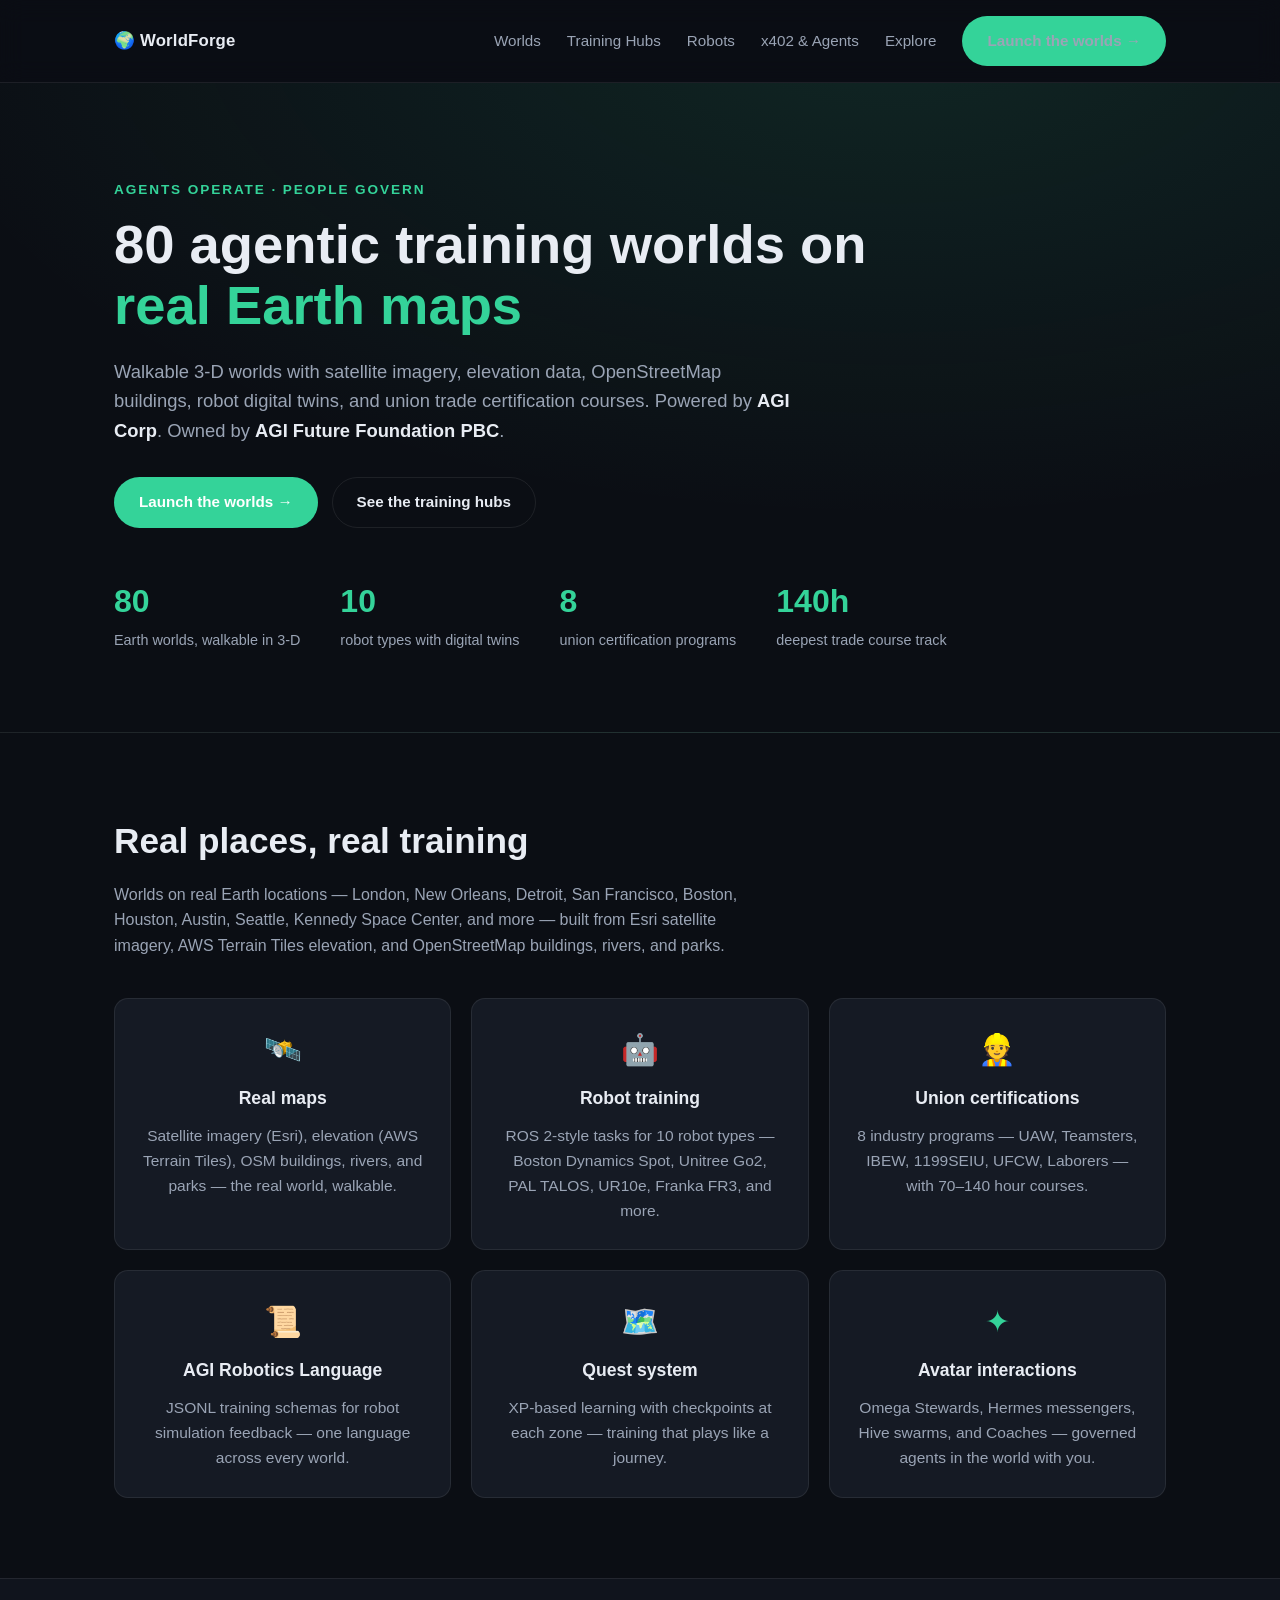
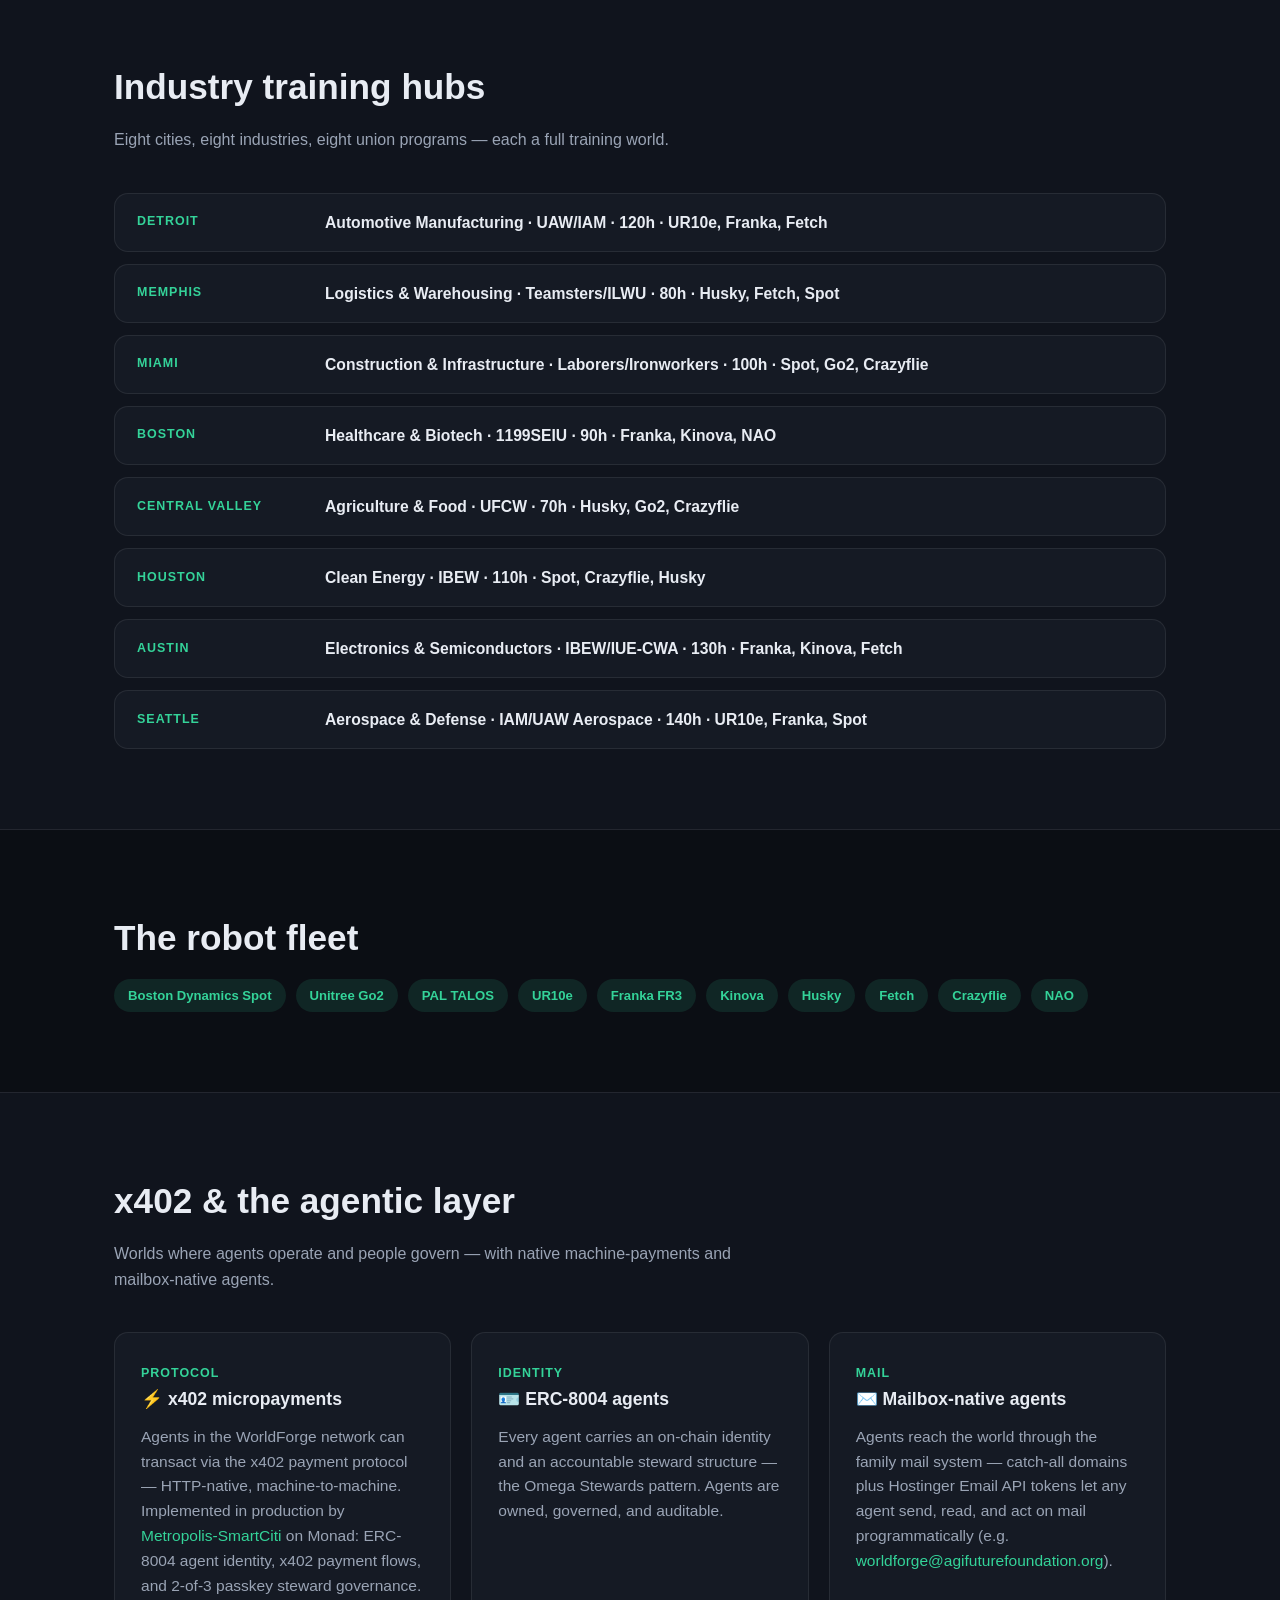
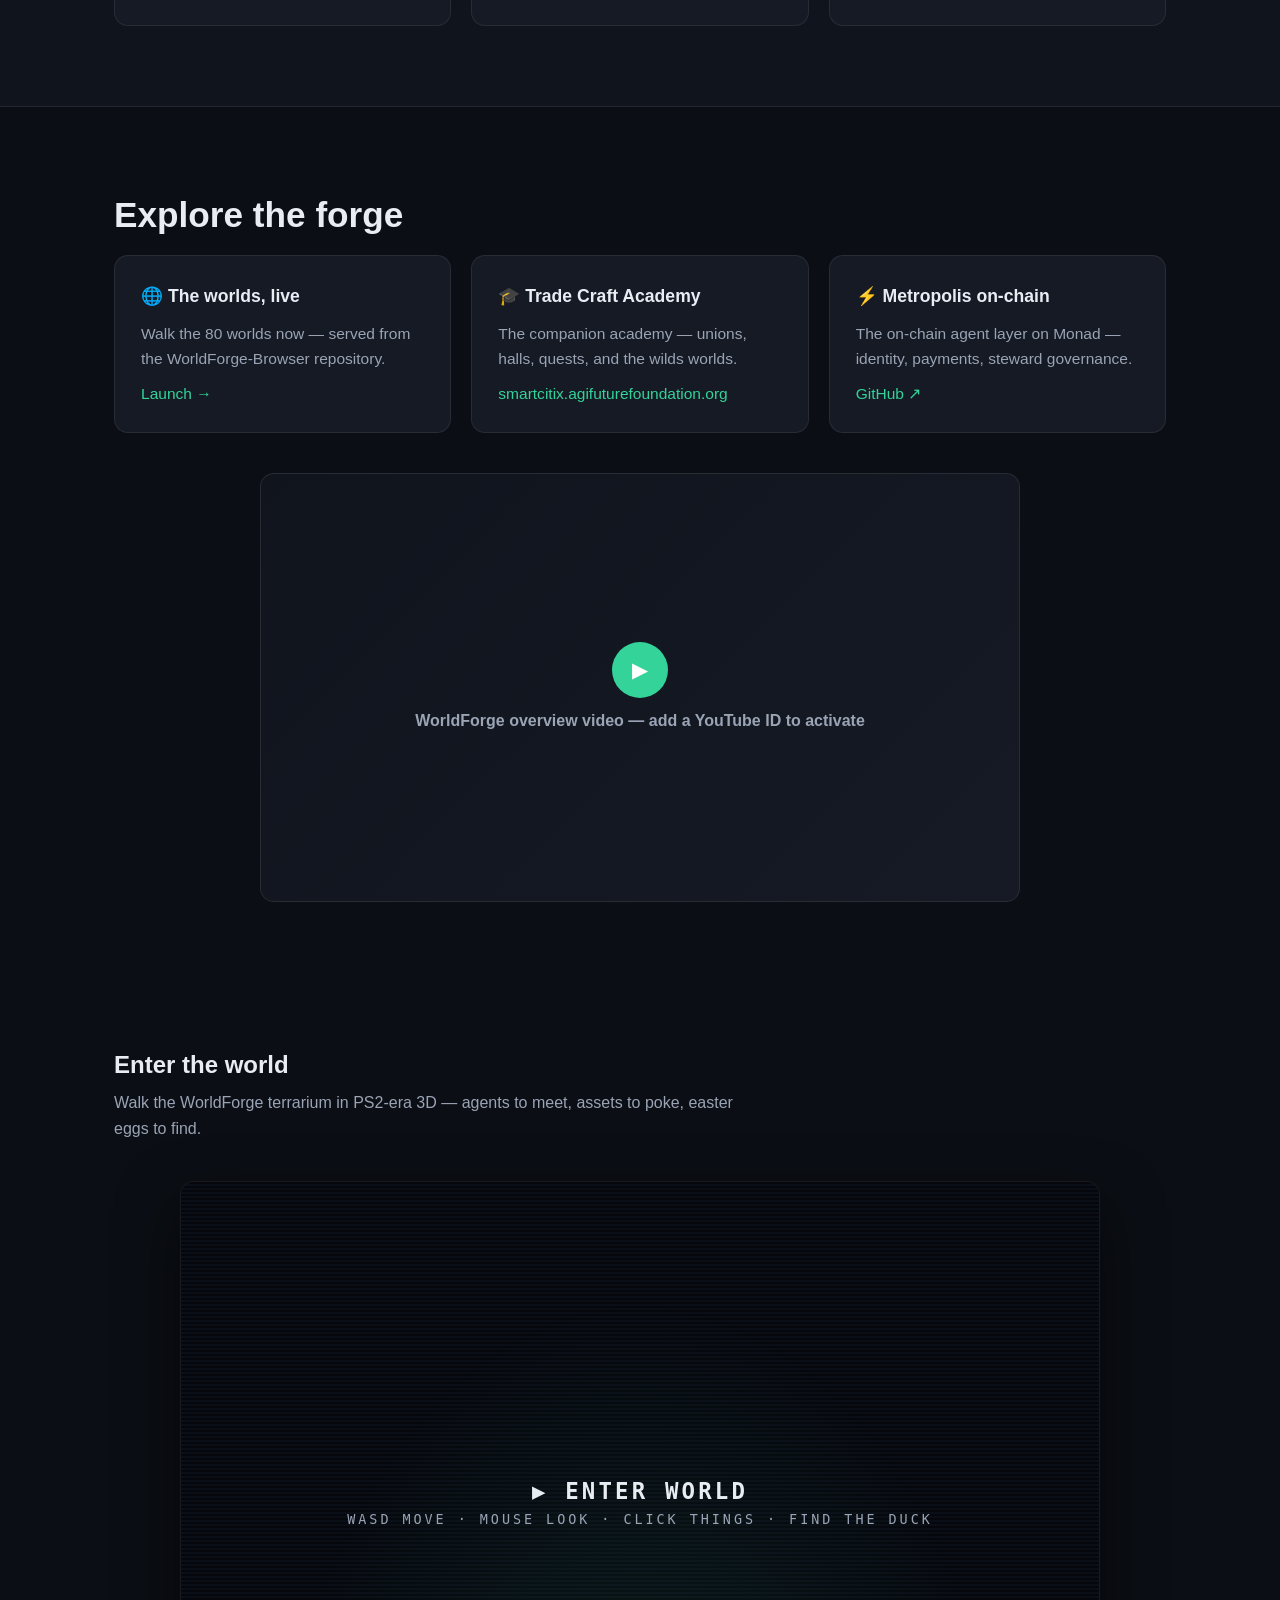
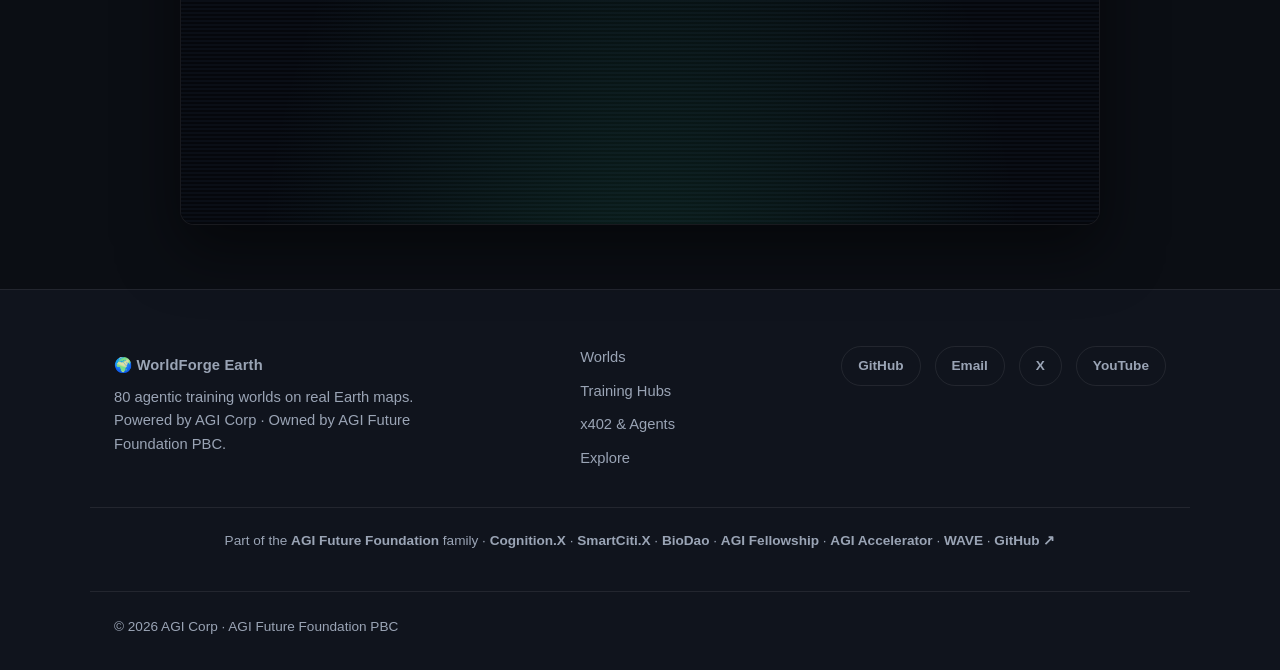
<file: index.html>
<!DOCTYPE html>
<html lang="en">
<head>
  <meta charset="UTF-8" />
  <meta name="viewport" content="width=device-width, initial-scale=1.0" />
  <title>WorldForge Earth — 80 Agentic Training Worlds</title>
  <meta name="description" content="80 agentic training worlds on real Earth maps. Walkable 3-D worlds with satellite imagery, elevation data, OSM buildings, robot digital twins, and union trade certification courses. Powered by AGI Corp." />
  <meta property="og:title" content="WorldForge Earth — 80 Agentic Training Worlds" />
  <meta property="og:description" content="80 agentic training worlds on real Earth maps. Walkable 3-D worlds with satellite imagery, elevation data, OSM buildings, robot digital twins, and union trade certification courses. Powered by AGI Corp." />
  <meta property="og:type" content="website" />
  <meta property="og:url" content="https://worldforge.agifuturefoundation.org" />
  <meta name="twitter:card" content="summary_large_image" />
  <meta name="twitter:title" content="WorldForge Earth — 80 Agentic Training Worlds" />
  <meta name="theme-color" content="#0b0e14" />
  <link rel="icon" href="data:image/svg+xml,%3Csvg xmlns='http://www.w3.org/2000/svg' viewBox='0 0 32 32'%3E%3Ccircle cx='16' cy='16' r='14' fill='%2334d399'/%3E%3C/svg%3E" />
  <link rel="stylesheet" href="styles.css" />
  <link rel="stylesheet" href="world/world.css" />
</head>
<body>
  <header class="site-header">
    <nav class="nav container">
      <a class="brand" href="#top">🌍 WorldForge</a>
      <button class="nav-toggle" aria-label="Toggle menu" aria-expanded="false"><span></span><span></span><span></span></button>
      <ul class="nav-links" id="navLinks">
        <li><a href="#worlds">Worlds</a></li>
        <li><a href="#hubs">Training Hubs</a></li>
        <li><a href="#robots">Robots</a></li>
        <li><a href="#protocol">x402 &amp; Agents</a></li>
        <li><a href="#explore">Explore</a></li>
        <li><a href="https://agifuturefoundation.github.io/WorldForge-Browser/earth/" target="_blank" rel="noopener" class="btn btn-primary">Launch the worlds →</a></li>
      </ul>
    </nav>
  </header>

  <main id="top">
    <!-- HERO -->
    <section class="hero">
      <div class="container hero-inner">
        <p class="eyebrow">Agents operate · People govern</p>
        <h1>80 agentic training worlds on <span class="accent">real Earth maps</span></h1>
        <p class="lead">Walkable 3-D worlds with satellite imagery, elevation data, OpenStreetMap buildings, robot digital twins, and union trade certification courses. Powered by <strong>AGI Corp</strong>. Owned by <strong>AGI Future Foundation PBC</strong>.</p>
        <div class="hero-actions">
          <a href="https://agifuturefoundation.github.io/WorldForge-Browser/earth/" target="_blank" rel="noopener" class="btn btn-primary">Launch the worlds →</a>
          <a href="#hubs" class="btn btn-ghost">See the training hubs</a>
        </div>
        <div class="stats-grid">
          <div class="stat"><span class="stat-number">80</span><span class="stat-label">Earth worlds, walkable in 3-D</span></div>
          <div class="stat"><span class="stat-number">10</span><span class="stat-label">robot types with digital twins</span></div>
          <div class="stat"><span class="stat-number">8</span><span class="stat-label">union certification programs</span></div>
          <div class="stat"><span class="stat-number">140h</span><span class="stat-label">deepest trade course track</span></div>
        </div>
      </div>
    </section>

    <!-- WORLDS / FEATURES -->
    <section id="worlds" class="section">
      <div class="container">
        <h2 class="section-title">Real places, real training</h2>
        <p class="section-sub">Worlds on real Earth locations — London, New Orleans, Detroit, San Francisco, Boston, Houston, Austin, Seattle, Kennedy Space Center, and more — built from Esri satellite imagery, AWS Terrain Tiles elevation, and OpenStreetMap buildings, rivers, and parks.</p>
        <div class="grid-3">
          <article class="card mechanism"><div class="mech-icon">🛰️</div><h3>Real maps</h3><p>Satellite imagery (Esri), elevation (AWS Terrain Tiles), OSM buildings, rivers, and parks — the real world, walkable.</p></article>
          <article class="card mechanism"><div class="mech-icon">🤖</div><h3>Robot training</h3><p>ROS 2-style tasks for 10 robot types — Boston Dynamics Spot, Unitree Go2, PAL TALOS, UR10e, Franka FR3, and more.</p></article>
          <article class="card mechanism"><div class="mech-icon">👷</div><h3>Union certifications</h3><p>8 industry programs — UAW, Teamsters, IBEW, 1199SEIU, UFCW, Laborers — with 70–140 hour courses.</p></article>
          <article class="card mechanism"><div class="mech-icon">📜</div><h3>AGI Robotics Language</h3><p>JSONL training schemas for robot simulation feedback — one language across every world.</p></article>
          <article class="card mechanism"><div class="mech-icon">🗺️</div><h3>Quest system</h3><p>XP-based learning with checkpoints at each zone — training that plays like a journey.</p></article>
          <article class="card mechanism"><div class="mech-icon">✦</div><h3>Avatar interactions</h3><p>Omega Stewards, Hermes messengers, Hive swarms, and Coaches — governed agents in the world with you.</p></article>
        </div>
      </div>
    </section>
    <!-- TRAINING HUBS -->
    <section id="hubs" class="section section-alt">
      <div class="container">
        <h2 class="section-title">Industry training hubs</h2>
        <p class="section-sub">Eight cities, eight industries, eight union programs — each a full training world.</p>
        <div class="article-list">
          <div class="article-row"><span class="article-cat">Detroit</span><span class="article-title">Automotive Manufacturing · UAW/IAM · 120h · UR10e, Franka, Fetch</span></div>
          <div class="article-row"><span class="article-cat">Memphis</span><span class="article-title">Logistics &amp; Warehousing · Teamsters/ILWU · 80h · Husky, Fetch, Spot</span></div>
          <div class="article-row"><span class="article-cat">Miami</span><span class="article-title">Construction &amp; Infrastructure · Laborers/Ironworkers · 100h · Spot, Go2, Crazyflie</span></div>
          <div class="article-row"><span class="article-cat">Boston</span><span class="article-title">Healthcare &amp; Biotech · 1199SEIU · 90h · Franka, Kinova, NAO</span></div>
          <div class="article-row"><span class="article-cat">Central Valley</span><span class="article-title">Agriculture &amp; Food · UFCW · 70h · Husky, Go2, Crazyflie</span></div>
          <div class="article-row"><span class="article-cat">Houston</span><span class="article-title">Clean Energy · IBEW · 110h · Spot, Crazyflie, Husky</span></div>
          <div class="article-row"><span class="article-cat">Austin</span><span class="article-title">Electronics &amp; Semiconductors · IBEW/IUE-CWA · 130h · Franka, Kinova, Fetch</span></div>
          <div class="article-row"><span class="article-cat">Seattle</span><span class="article-title">Aerospace &amp; Defense · IAM/UAW Aerospace · 140h · UR10e, Franka, Spot</span></div>
        </div>
      </div>
    </section>

    <!-- ROBOTS -->
    <section id="robots" class="section">
      <div class="container">
        <h2 class="section-title">The robot fleet</h2>
        <div class="chips" style="justify-content:flex-start">
          <span class="chip">Boston Dynamics Spot</span><span class="chip">Unitree Go2</span><span class="chip">PAL TALOS</span>
          <span class="chip">UR10e</span><span class="chip">Franka FR3</span><span class="chip">Kinova</span>
          <span class="chip">Husky</span><span class="chip">Fetch</span><span class="chip">Crazyflie</span><span class="chip">NAO</span>
        </div>
      </div>
    </section>

    <!-- x402 & AGENTS -->
    <section id="protocol" class="section section-alt">
      <div class="container">
        <h2 class="section-title">x402 &amp; the agentic layer</h2>
        <p class="section-sub">Worlds where agents operate and people govern — with native machine-payments and mailbox-native agents.</p>
        <div class="grid-3">
          <article class="card"><span class="article-cat">Protocol</span><h3>⚡ x402 micropayments</h3><p>Agents in the WorldForge network can transact via the x402 payment protocol — HTTP-native, machine-to-machine. Implemented in production by <a href="https://github.com/AGIFutureFoundation/Metropolis-SmartCiti" target="_blank" rel="noopener">Metropolis-SmartCiti</a> on Monad: ERC-8004 agent identity, x402 payment flows, and 2-of-3 passkey steward governance.</p></article>
          <article class="card"><span class="article-cat">Identity</span><h3>🪪 ERC-8004 agents</h3><p>Every agent carries an on-chain identity and an accountable steward structure — the Omega Stewards pattern. Agents are owned, governed, and auditable.</p></article>
          <article class="card"><span class="article-cat">Mail</span><h3>✉️ Mailbox-native agents</h3><p>Agents reach the world through the family mail system — catch-all domains plus Hostinger Email API tokens let any agent send, read, and act on mail programmatically (e.g. <a href="mailto:worldforge@agifuturefoundation.org">worldforge@agifuturefoundation.org</a>).</p></article>
        </div>
      </div>
    </section>
    <!-- EXPLORE -->
    <section id="explore" class="section">
      <div class="container">
        <h2 class="section-title">Explore the forge</h2>
        <div class="grid-3">
          <article class="card"><h3>🌐 The worlds, live</h3><p>Walk the 80 worlds now — served from the WorldForge-Browser repository.</p><p style="margin-top:10px"><a href="https://agifuturefoundation.github.io/WorldForge-Browser/earth/" target="_blank" rel="noopener">Launch →</a></p></article>
          <article class="card"><h3>🎓 Trade Craft Academy</h3><p>The companion academy — unions, halls, quests, and the wilds worlds.</p><p style="margin-top:10px"><a href="https://smartcitix.agifuturefoundation.org">smartcitix.agifuturefoundation.org</a></p></article>
          <article class="card"><h3>⚡ Metropolis on-chain</h3><p>The on-chain agent layer on Monad — identity, payments, steward governance.</p><p style="margin-top:10px"><a href="https://github.com/AGIFutureFoundation/Metropolis-SmartCiti" target="_blank" rel="noopener">GitHub ↗</a></p></article>
        </div>
        <div class="embed-card" data-youtube-id="" style="max-width:760px;margin:40px auto 0">
          <div class="embed-facade"><span class="embed-play">▶</span><p>WorldForge overview video — add a YouTube ID to activate</p></div>
        </div>
      </div>
    </section>
  
<section class="section" id="world-section">
  <div class="container">
    <h2>Enter the world</h2>
    <p class="section-sub">Walk the WorldForge terrarium in PS2-era 3D — agents to meet, assets to poke, easter eggs to find.</p>
    <div id="agif-world-wrap">
      <button id="agif-world-enter">▶ ENTER WORLD<small>WASD MOVE · MOUSE LOOK · CLICK THINGS · FIND THE DUCK</small></button>
      <canvas id="agif-world-canvas" hidden></canvas>
      <div id="agif-world-hud" hidden></div>
    </div>
  </div>
</section>
<script src="world/scene.js"></script>
<script>
(function () {
  var b = document.getElementById("agif-world-enter");
  if (!b) return;
  b.addEventListener("click", function () {
    b.remove();
    document.getElementById("agif-world-canvas").hidden = false;
    document.getElementById("agif-world-hud").hidden = false;
    var s = document.createElement("script");
    s.type = "module"; s.src = "world/engine.js";
    document.head.appendChild(s);
    setTimeout(function () {
      if (!window.AGIF_WORLD_OK) {
        document.getElementById("agif-world-hud").innerHTML =
          '<div style="position:absolute;inset:0;display:flex;align-items:center;justify-content:center;color:#9aa4b5;font:600 12px/1.8 monospace;letter-spacing:.14em;text-align:center;padding:20px;text-transform:uppercase">The world needs WebGL + CDN access<br/>The venture continues in 2D above</div>';
      }
    }, 5000);
  });
})();
</script>

</main>

  <footer class="site-footer">
    <div class="container footer-inner">
      <div class="footer-brand">
        <p class="brand">🌍 WorldForge Earth</p>
        <p>80 agentic training worlds on real Earth maps. Powered by AGI Corp · Owned by AGI Future Foundation PBC.</p>
      </div>
      <nav class="footer-nav">
        <a href="#worlds">Worlds</a><a href="#hubs">Training Hubs</a><a href="#protocol">x402 &amp; Agents</a><a href="#explore">Explore</a>
      </nav>
      <div class="social-links">
        <a href="https://github.com/AGIFutureFoundation/WorldForge-Browser" aria-label="GitHub" rel="noopener" target="_blank">GitHub</a>
        <a href="mailto:worldforge@agifuturefoundation.org">Email</a>
        <a href="#" aria-label="X (Twitter)" rel="noopener" target="_blank">X</a>
        <a href="#" aria-label="YouTube" rel="noopener" target="_blank">YouTube</a>
      </div>
    </div>
    <div class="container family-bar">
      <p>Part of the <a href="https://agifuturefoundation.org">AGI Future Foundation</a> family · <a href="https://cognitionx.agifuturefoundation.org">Cognition.X</a> · <a href="https://smartcitix.agifuturefoundation.org">SmartCiti.X</a> · <a href="https://biodao.agifuturefoundation.org">BioDao</a> · <a href="https://agifellowship.church">AGI Fellowship</a> · <a href="https://agi.lease">AGI Accelerator</a> · <a href="https://bioacoustics.cloud">WAVE</a> · <a href="https://github.com/AGIFutureFoundation">GitHub ↗</a></p>
    </div>
    <div class="container footer-bottom"><p>© 2026 AGI Corp · AGI Future Foundation PBC</p></div>
  </footer>
  <script src="script.js"></script>
</body>
</html>
</file>
<file: styles.css>
/* ============ AGI Future Foundation — shared site styles ============ */
:root {
  --accent: #34d399;
  --accent-soft: rgba(52, 211, 153, 0.12);
  --bg: #0b0e14;
  --bg-alt: #10141d;
  --panel: #151a24;
  --border: rgba(255, 255, 255, 0.08);
  --text: #e8ecf3;
  --text-muted: #9aa4b5;
  --danger: #ff6b6b;
  --success: #2ecc8f;
  --radius: 14px;
  --maxw: 1100px;
}
* { margin: 0; padding: 0; box-sizing: border-box; }
html { scroll-behavior: smooth; }
body {
  font-family: "Inter", -apple-system, BlinkMacSystemFont, "Segoe UI", Roboto, sans-serif;
  background: var(--bg); color: var(--text); line-height: 1.6;
  -webkit-font-smoothing: antialiased;
}
.container { max-width: var(--maxw); margin: 0 auto; padding: 0 24px; }
a { color: var(--accent); text-decoration: none; }
.accent { color: var(--accent); }

/* ---- Header / Nav ---- */
.site-header {
  position: sticky; top: 0; z-index: 50;
  background: rgba(11, 14, 20, 0.85); backdrop-filter: blur(12px);
  border-bottom: 1px solid var(--border);
}
.nav { display: flex; align-items: center; justify-content: space-between; padding: 16px 24px; }
.brand { font-weight: 700; color: var(--text); font-size: 1.05rem; letter-spacing: 0.01em; }
.nav-links { display: flex; align-items: center; gap: 26px; list-style: none; }
.nav-links a { color: var(--text-muted); font-size: 0.95rem; transition: color 0.2s; }
.nav-links a:hover { color: var(--text); }
.nav-toggle { display: none; background: none; border: 0; cursor: pointer; }
.nav-toggle span { display: block; width: 22px; height: 2px; background: var(--text); margin: 5px 0; }

/* ---- Buttons ---- */
.btn {
  display: inline-block; padding: 12px 24px; border-radius: 999px;
  font-weight: 600; font-size: 0.95rem; border: 1px solid transparent;
  cursor: pointer; transition: transform 0.15s, background 0.2s, border-color 0.2s;
}
.btn:hover { transform: translateY(-2px); }
.btn-primary { background: var(--accent); color: #fff; }
.btn-primary:hover { background: var(--accent); filter: brightness(1.1); }
.btn-ghost { border-color: var(--border); color: var(--text); }
.btn-ghost:hover { border-color: var(--accent); color: var(--accent); }

/* ---- Hero ---- */
.hero {
  padding: 96px 0 80px;
  background:
    radial-gradient(1000px 500px at 70% -10%, var(--accent-soft), transparent),
    var(--bg);
  border-bottom: 1px solid var(--border);
}
.eyebrow { color: var(--accent); font-size: 0.85rem; font-weight: 600; text-transform: uppercase; letter-spacing: 0.14em; margin-bottom: 14px; }
.hero h1 { font-size: clamp(2.2rem, 5vw, 3.4rem); line-height: 1.12; margin-bottom: 20px; max-width: 760px; }
.lead { color: var(--text-muted); font-size: 1.15rem; max-width: 680px; margin-bottom: 32px; }
.lead strong { color: var(--text); }
.hero-actions { display: flex; gap: 14px; flex-wrap: wrap; margin-bottom: 48px; }
.stats-grid { display: flex; gap: 40px; flex-wrap: wrap; }
.stat { min-width: 140px; }
.stat-number { display: block; font-size: 2rem; font-weight: 800; color: var(--accent); }
.stat-label { color: var(--text-muted); font-size: 0.9rem; }

/* ---- Sections ---- */
.section { padding: 80px 0; }
.section-alt { background: var(--bg-alt); border-block: 1px solid var(--border); }
.section-title { font-size: clamp(1.6rem, 3.4vw, 2.2rem); margin-bottom: 12px; }
.section-sub { color: var(--text-muted); max-width: 640px; margin-bottom: 40px; }

/* ---- Cards & grids ---- */
.grid-3 { display: grid; grid-template-columns: repeat(3, 1fr); gap: 20px; }
.split { display: grid; grid-template-columns: 1fr 1fr; gap: 20px; }
.card {
  background: var(--panel); border: 1px solid var(--border);
  border-radius: var(--radius); padding: 26px;
}
.card h3 { margin-bottom: 12px; font-size: 1.1rem; }
.card p, .card li { color: var(--text-muted); font-size: 0.97rem; }
.card ul { padding-left: 18px; display: grid; gap: 8px; }
.card-danger { border-color: rgba(255, 107, 107, 0.35); }
.card-danger h3 { color: var(--danger); }
.card-success { border-color: rgba(46, 204, 143, 0.35); }
.card-success h3 { color: var(--success); }
.mechanism { text-align: center; }
.mech-icon { font-size: 1.9rem; color: var(--accent); margin-bottom: 10px; }
.card h4 { margin-bottom: 6px; color: var(--accent); }

/* ---- Tiers ---- */
.tiers { display: flex; flex-direction: column; align-items: center; gap: 10px; margin-bottom: 48px; }
.tier {
  width: min(560px, 100%); text-align: center;
  background: var(--panel); border: 1px solid var(--border);
  border-radius: var(--radius); padding: 22px 26px;
}
.tier-tag { color: var(--accent); font-size: 0.78rem; font-weight: 700; text-transform: uppercase; letter-spacing: 0.12em; }
.tier h3 { font-size: 1.15rem; margin: 6px 0; }
.tier p { color: var(--text-muted); font-size: 0.93rem; }
.tier-arrow { color: var(--accent); font-size: 1.3rem; }
.share-structure { margin-top: 8px; }
.share-structure h3 { margin-bottom: 16px; }

/* ---- Chips ---- */
.chips { display: flex; gap: 10px; flex-wrap: wrap; justify-content: center; margin-top: 10px; }
.chip {
  background: var(--accent-soft); color: var(--accent);
  padding: 6px 14px; border-radius: 999px; font-size: 0.82rem; font-weight: 600;
}
.invest-badges { display: flex; gap: 10px; flex-wrap: wrap; margin-bottom: 32px; }
/* ---- Articles ---- */
.article-list { display: grid; gap: 12px; }
.article-row {
  display: grid; grid-template-columns: 170px 1fr auto; align-items: center; gap: 18px;
  background: var(--panel); border: 1px solid var(--border);
  border-radius: var(--radius); padding: 16px 22px;
  color: var(--text); transition: border-color 0.2s, transform 0.15s;
}
.article-row:hover { border-color: var(--accent); transform: translateX(4px); }
.article-cat { color: var(--accent); font-size: 0.78rem; font-weight: 700; text-transform: uppercase; letter-spacing: 0.08em; }
.article-title { font-size: 0.98rem; font-weight: 600; }
.article-cta { color: var(--text-muted); font-size: 0.85rem; white-space: nowrap; }

/* ---- Embeds (lazy YouTube etc.) ---- */
.embed-card {
  background: var(--panel); border: 1px solid var(--border);
  border-radius: var(--radius); overflow: hidden;
}
.embed-facade {
  aspect-ratio: 16 / 9; display: flex; flex-direction: column;
  align-items: center; justify-content: center; gap: 10px; cursor: pointer;
  background: linear-gradient(135deg, var(--bg-alt), var(--panel));
}
.embed-play {
  width: 56px; height: 56px; border-radius: 50%;
  background: var(--accent); color: #fff;
  display: grid; place-items: center; font-size: 1.3rem;
}
.embed-facade p { color: var(--text-muted); font-weight: 600; padding: 0 16px; text-align: center; }
.embed-card iframe { width: 100%; aspect-ratio: 16 / 9; border: 0; display: block; }

/* ---- Forms ---- */
.contact-form { display: grid; gap: 18px; max-width: 640px; }
.form-row { display: grid; grid-template-columns: 1fr 1fr; gap: 18px; }
.contact-form label { display: grid; gap: 8px; font-weight: 600; font-size: 0.92rem; }
.contact-form input, .contact-form select, .contact-form textarea {
  background: var(--bg); border: 1px solid var(--border); border-radius: 10px;
  color: var(--text); padding: 12px 14px; font: inherit; width: 100%;
}
.contact-form input:focus, .contact-form select:focus, .contact-form textarea:focus {
  outline: 2px solid var(--accent); outline-offset: 1px; border-color: var(--accent);
}
.form-note { color: var(--success); font-size: 0.92rem; }

/* ---- Footer ---- */
.site-footer { background: var(--bg-alt); border-top: 1px solid var(--border); padding: 56px 0 32px; }
.footer-inner { display: flex; justify-content: space-between; gap: 40px; flex-wrap: wrap; }
.footer-brand p { color: var(--text-muted); font-size: 0.92rem; max-width: 300px; margin-top: 8px; }
.footer-nav { display: grid; gap: 10px; }
.footer-nav a { color: var(--text-muted); font-size: 0.92rem; }
.footer-nav a:hover { color: var(--text); }
.social-links { display: flex; gap: 14px; flex-wrap: wrap; align-items: flex-start; }
.social-links a {
  color: var(--text-muted); border: 1px solid var(--border);
  padding: 8px 16px; border-radius: 999px; font-size: 0.85rem; font-weight: 600;
  transition: color 0.2s, border-color 0.2s;
}
.social-links a:hover { color: var(--accent); border-color: var(--accent); }
.footer-bottom { margin-top: 40px; padding-top: 24px; border-top: 1px solid var(--border); }
.footer-bottom p { color: var(--text-muted); font-size: 0.85rem; }

/* ---- Responsive ---- */
@media (max-width: 900px) {
  .grid-3 { grid-template-columns: 1fr; }
  .split { grid-template-columns: 1fr; }
  .article-row { grid-template-columns: 1fr; gap: 6px; }
  .article-cta { display: none; }
}
@media (max-width: 720px) {
  .nav-toggle { display: block; }
  .nav-links {
    display: none; position: absolute; top: 100%; left: 0; right: 0;
    flex-direction: column; gap: 4px; padding: 18px 24px 24px;
    background: var(--bg); border-bottom: 1px solid var(--border);
  }
  .nav-links.open { display: flex; }
  .nav-links li { width: 100%; }
  .nav-links a { display: block; padding: 10px 0; }
  .form-row { grid-template-columns: 1fr; }
  .stats-grid { gap: 24px; }
}

/* ---- Family bar (unified branding across all AGIF sites) ---- */
.family-bar {
  margin-top: 36px; padding-top: 22px; border-top: 1px solid var(--border);
  display: flex; gap: 10px 18px; flex-wrap: wrap; align-items: center; justify-content: center;
}
.family-bar p { color: var(--text-muted); font-size: 0.85rem; }
.family-bar a { color: var(--text-muted); font-weight: 600; }
.family-bar a:hover { color: var(--accent); }
</file>
<file: world/world.css>
/* AGIF WORLD v1 — PS2-era world section styles (shared across the family) */
#world-section { padding: 64px 24px; }
#world-section h2 { margin-bottom: 6px; }
#agif-world-wrap {
  position: relative; width: 100%; max-width: 920px; margin: 28px auto 0;
  aspect-ratio: 640 / 448; border-radius: 14px; overflow: hidden;
  border: 1px solid var(--border, #232b3a); background: #05070c;
  box-shadow: 0 24px 60px rgba(0,0,0,0.5);
}
#agif-world-canvas {
  width: 100%; height: 100%; display: block; cursor: crosshair;
  image-rendering: pixelated; image-rendering: crisp-edges;
}
#agif-world-enter {
  position: absolute; inset: 0; width: 100%; height: 100%;
  display: flex; align-items: center; justify-content: center; flex-direction: column; gap: 10px;
  font: 700 clamp(1rem, 2.6vw, 1.4rem)/1 "monospace"; letter-spacing: 0.14em;
  color: #e8ecf3; background:
    radial-gradient(ellipse at 50% 120%, var(--accent-soft, rgba(79,140,255,0.12)), transparent 60%),
    repeating-linear-gradient(0deg, #05070c 0 2px, #0a0e16 2px 4px);
  border: 0; cursor: pointer; text-transform: uppercase;
}
#agif-world-enter small { font-weight: 400; letter-spacing: 0.22em; color: #9aa4b5; font-size: 0.6em; }
#agif-world-enter:hover { color: var(--accent, #4f8cff); }

#agif-world-hud { position: absolute; inset: 0; pointer-events: none; font-family: "monospace"; }
#agif-world-hud > div { position: absolute; }
#w-hud-top {
  top: 0; left: 0; right: 0; display: flex; justify-content: space-between;
  padding: 10px 14px; font-size: 11px; letter-spacing: 0.18em; color: #9aa4b5;
  text-transform: uppercase; text-shadow: 1px 1px 0 #000;
}
#w-hud-hint {
  bottom: 8px; left: 0; right: 0; text-align: center; font-size: 10px;
  letter-spacing: 0.22em; color: rgba(154,164,181,0.75); text-transform: uppercase; text-shadow: 1px 1px 0 #000;
}
#w-toast {
  top: 44px; left: 50%; transform: translate(-50%, -8px); opacity: 0; transition: all 0.25s;
  max-width: 82%; padding: 8px 14px; border-radius: 4px;
  background: rgba(8,10,16,0.88); border: 1px solid var(--accent, #4f8cff);
  color: #e8ecf3; font-size: 12px; letter-spacing: 0.04em; text-align: center;
}
#w-toast.on { opacity: 1; transform: translate(-50%, 0); }
#w-prompt {
  bottom: 64px; left: 0; right: 0; text-align: center; font-size: 13px; font-weight: 700;
  letter-spacing: 0.2em; color: #fff; text-shadow: 2px 2px 0 #000; text-transform: uppercase;
}
#w-dialog {
  left: 50%; bottom: 34px; transform: translateX(-50%); width: min(88%, 560px);
  background: rgba(8,10,16,0.92); border: 2px solid var(--accent, #4f8cff); border-radius: 6px;
  padding: 12px 16px 14px; display: none; box-shadow: 0 10px 30px rgba(0,0,0,0.6);
}
#w-dialog.on { display: block; }
#w-dlg-name { font-size: 11px; letter-spacing: 0.22em; color: var(--accent, #4f8cff); text-transform: uppercase; margin-bottom: 6px; }
#w-dlg-text { font-size: 14px; color: #e8ecf3; line-height: 1.55; min-height: 44px; white-space: pre-wrap; }
#w-dlg-next { font-size: 10px; color: #9aa4b5; text-align: right; visibility: hidden; animation: wbob 0.8s infinite alternate; }
@keyframes wbob { from { opacity: 0.4; } to { opacity: 1; } }
</file>
